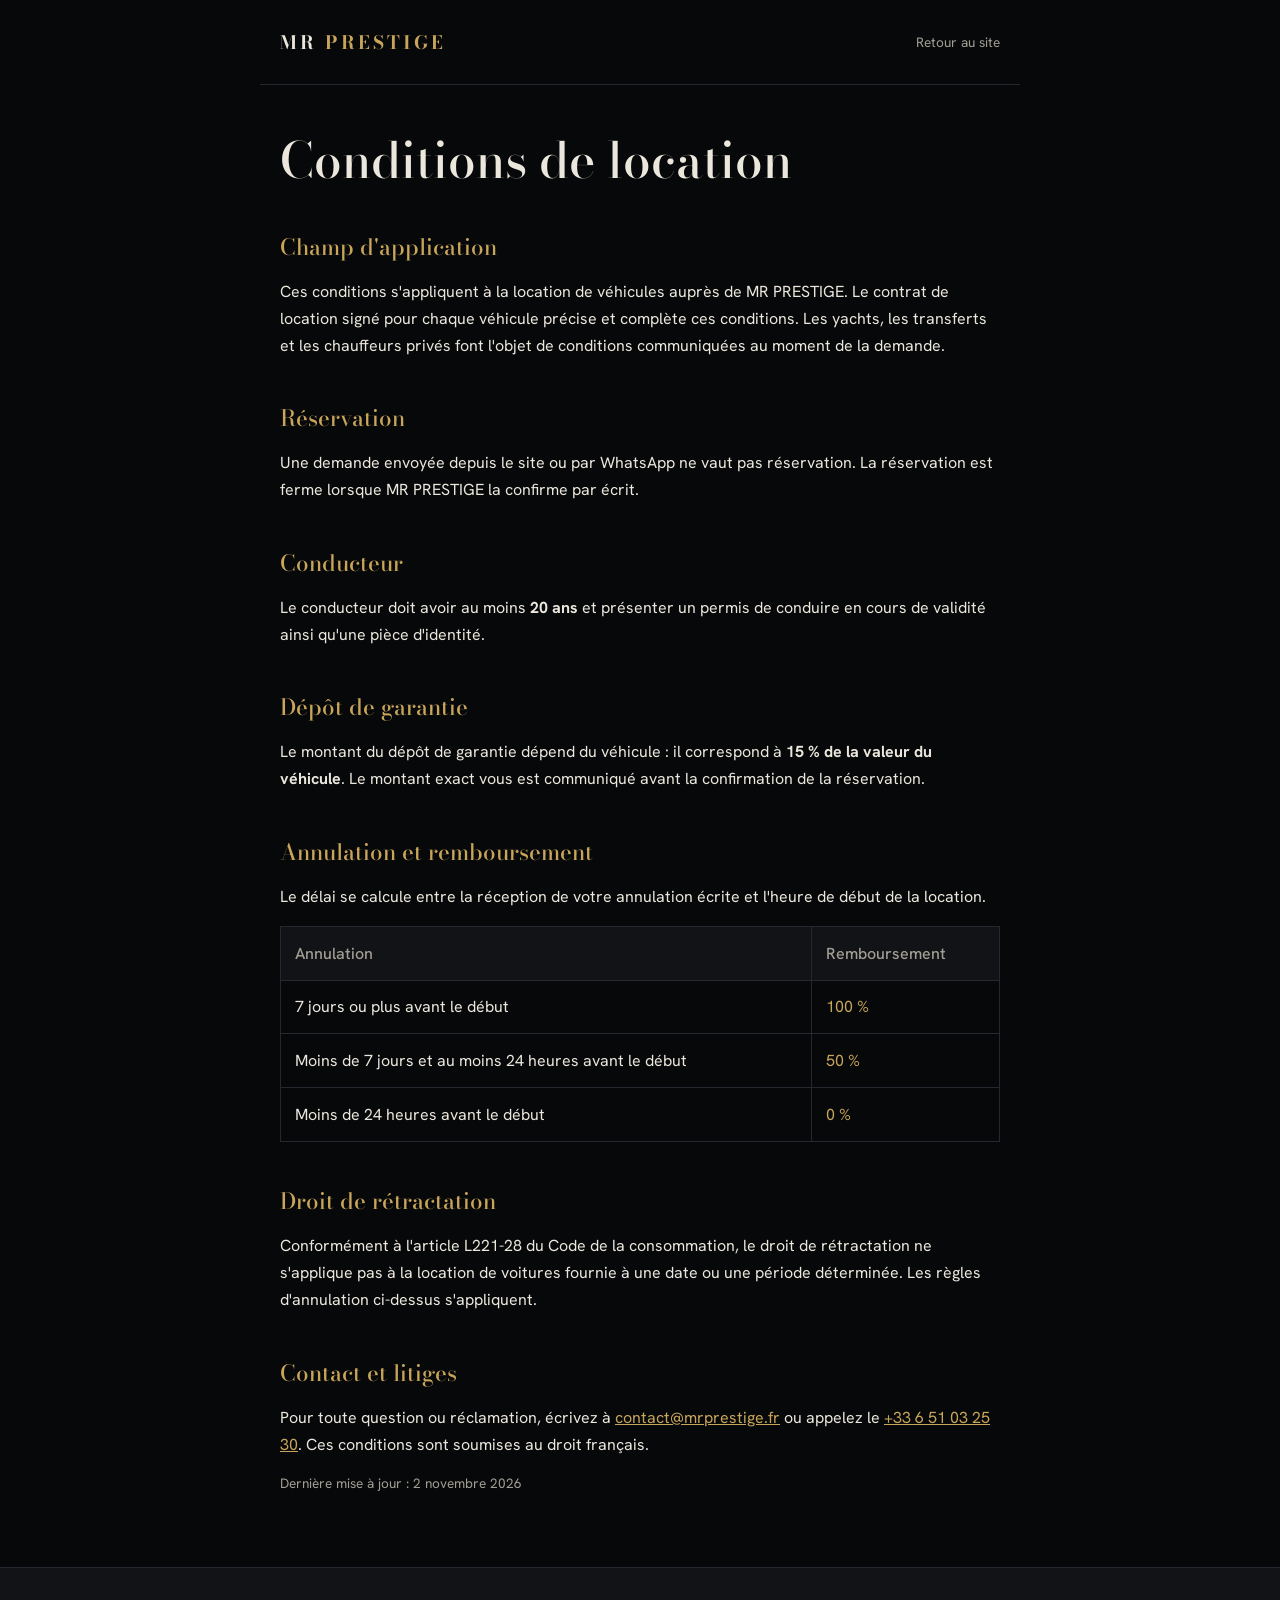
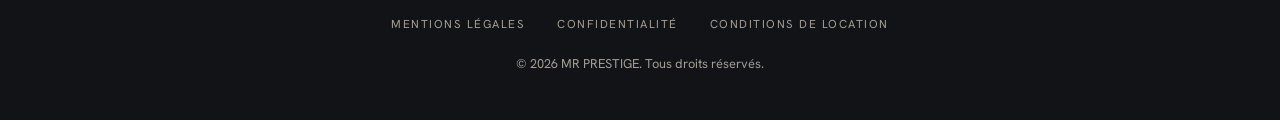
<file: conditions-location.html>
<!DOCTYPE html>
<html lang="fr">
<head>
  <meta charset="UTF-8">
  <meta name="viewport" content="width=device-width, initial-scale=1.0">
  <title>Conditions de location | MR PRESTIGE</title>
  <meta name="description" content="Conditions de location de véhicules MR PRESTIGE à Cannes : âge minimum, dépôt de garantie, annulation et remboursement.">
  <link rel="canonical" href="https://www.mrprestige.fr/conditions-location.html">
  <link rel="icon" href="/favicon.ico" sizes="48x48">
  <link rel="icon" href="/favicon-96.png" type="image/png" sizes="96x96">
  <link rel="icon" href="/favicon.svg" type="image/svg+xml">
  <meta name="theme-color" content="#07080a">
  <link href="https://fonts.googleapis.com/css2?family=Bodoni+Moda:ital,opsz,wght@0,6..96,400..700;1,6..96,400..700&family=Hanken+Grotesk:wght@400..700&display=swap" rel="stylesheet">
  <link rel="stylesheet" href="style.css?v=riviera-7">
</head>
<body class="legal-page">
<header class="legal-head">
  <a class="legal-logo" href="/">MR <span class="gold">PRESTIGE</span></a>
  <a class="legal-back" href="/">Retour au site</a>
</header>

<main class="legal">
  <h1>Conditions de location</h1>

  <h2>Champ d'application</h2>
  <p>Ces conditions s'appliquent à la location de véhicules auprès de MR PRESTIGE. Le contrat de location signé pour chaque véhicule précise et complète ces conditions. Les yachts, les transferts et les chauffeurs privés font l'objet de conditions communiquées au moment de la demande.</p>

  <h2>Réservation</h2>
  <p>Une demande envoyée depuis le site ou par WhatsApp ne vaut pas réservation. La réservation est ferme lorsque MR PRESTIGE la confirme par écrit.</p>

  <h2>Conducteur</h2>
  <p>Le conducteur doit avoir au moins <strong>20 ans</strong> et présenter un permis de conduire en cours de validité ainsi qu'une pièce d'identité.</p>

  <h2>Dépôt de garantie</h2>
  <p>Le montant du dépôt de garantie dépend du véhicule : il correspond à <strong>15 % de la valeur du véhicule</strong>. Le montant exact vous est communiqué avant la confirmation de la réservation.</p>

  <h2>Annulation et remboursement</h2>
  <p>Le délai se calcule entre la réception de votre annulation écrite et l'heure de début de la location.</p>
  <div class="legal-table-wrap">
    <table>
      <thead><tr><th scope="col">Annulation</th><th scope="col">Remboursement</th></tr></thead>
      <tbody>
        <tr><td>7 jours ou plus avant le début</td><td>100 %</td></tr>
        <tr><td>Moins de 7 jours et au moins 24 heures avant le début</td><td>50 %</td></tr>
        <tr><td>Moins de 24 heures avant le début</td><td>0 %</td></tr>
      </tbody>
    </table>
  </div>

  <h2>Droit de rétractation</h2>
  <p>Conformément à l'article L221-28 du Code de la consommation, le droit de rétractation ne s'applique pas à la location de voitures fournie à une date ou une période déterminée. Les règles d'annulation ci-dessus s'appliquent.</p>

  <h2>Contact et litiges</h2>
  <p>Pour toute question ou réclamation, écrivez à <a href="mailto:contact@mrprestige.fr">contact@mrprestige.fr</a> ou appelez le <a href="tel:+33651032530">+33 6 51 03 25 30</a>. Ces conditions sont soumises au droit français.</p>

  <p class="legal-date">Dernière mise à jour : 2 novembre 2026</p>
</main>

<footer>
  <div class="footer-inner">
    <div class="footer-links footer-legal">
      <a href="mentions-legales.html">Mentions légales</a>
      <a href="confidentialite.html">Confidentialité</a>
      <a href="conditions-location.html">Conditions de location</a>
    </div>
    <p class="footer-copy">© 2026 MR PRESTIGE. Tous droits réservés.</p>
  </div>
</footer>
</body>
</html>
</file>
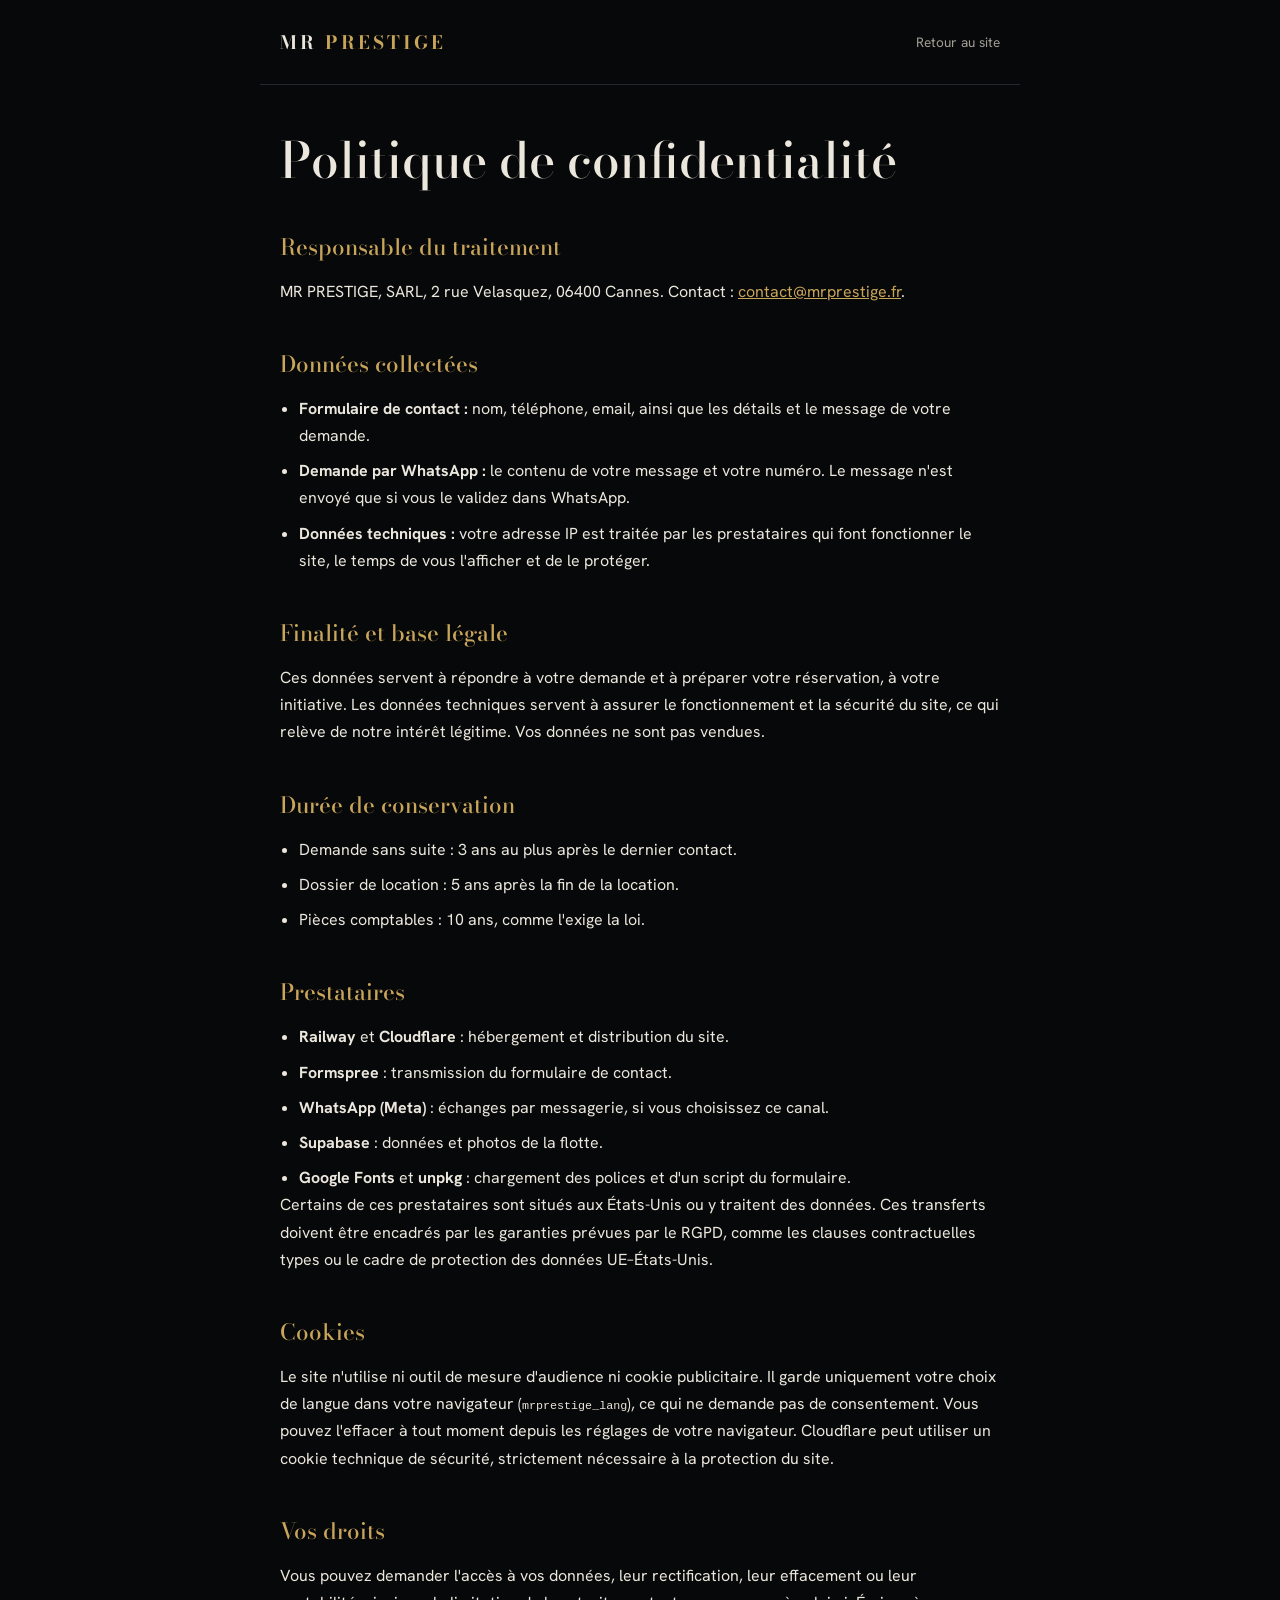
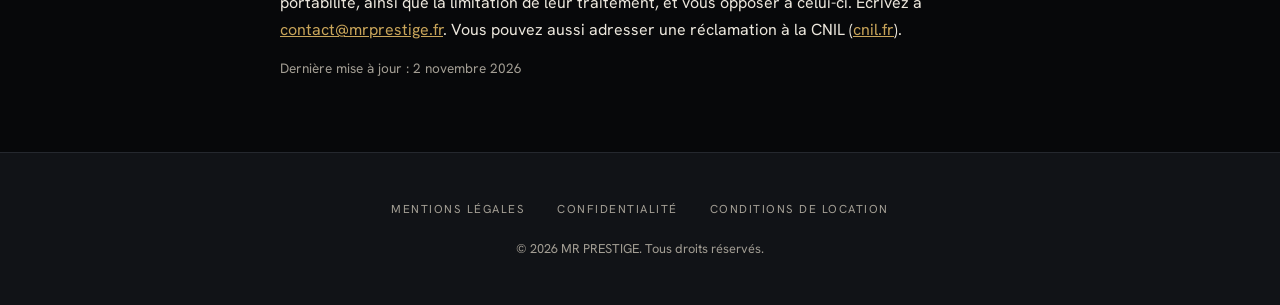
<file: confidentialite.html>
<!DOCTYPE html>
<html lang="fr">
<head>
  <meta charset="UTF-8">
  <meta name="viewport" content="width=device-width, initial-scale=1.0">
  <title>Politique de confidentialité | MR PRESTIGE</title>
  <meta name="description" content="Comment MR PRESTIGE collecte et utilise vos données personnelles, combien de temps elles sont conservées et quels sont vos droits.">
  <link rel="canonical" href="https://www.mrprestige.fr/confidentialite.html">
  <link rel="icon" href="/favicon.ico" sizes="48x48">
  <link rel="icon" href="/favicon-96.png" type="image/png" sizes="96x96">
  <link rel="icon" href="/favicon.svg" type="image/svg+xml">
  <meta name="theme-color" content="#07080a">
  <link href="https://fonts.googleapis.com/css2?family=Bodoni+Moda:ital,opsz,wght@0,6..96,400..700;1,6..96,400..700&family=Hanken+Grotesk:wght@400..700&display=swap" rel="stylesheet">
  <link rel="stylesheet" href="style.css?v=riviera-7">
</head>
<body class="legal-page">
<header class="legal-head">
  <a class="legal-logo" href="/">MR <span class="gold">PRESTIGE</span></a>
  <a class="legal-back" href="/">Retour au site</a>
</header>

<main class="legal">
  <h1>Politique de confidentialité</h1>

  <h2>Responsable du traitement</h2>
  <p>MR PRESTIGE, SARL, 2 rue Velasquez, 06400 Cannes. Contact : <a href="mailto:contact@mrprestige.fr">contact@mrprestige.fr</a>.</p>

  <h2>Données collectées</h2>
  <ul>
    <li><strong>Formulaire de contact :</strong> nom, téléphone, email, ainsi que les détails et le message de votre demande.</li>
    <li><strong>Demande par WhatsApp :</strong> le contenu de votre message et votre numéro. Le message n'est envoyé que si vous le validez dans WhatsApp.</li>
    <li><strong>Données techniques :</strong> votre adresse IP est traitée par les prestataires qui font fonctionner le site, le temps de vous l'afficher et de le protéger.</li>
  </ul>

  <h2>Finalité et base légale</h2>
  <p>Ces données servent à répondre à votre demande et à préparer votre réservation, à votre initiative. Les données techniques servent à assurer le fonctionnement et la sécurité du site, ce qui relève de notre intérêt légitime. Vos données ne sont pas vendues.</p>

  <h2>Durée de conservation</h2>
  <ul>
    <li>Demande sans suite : 3 ans au plus après le dernier contact.</li>
    <li>Dossier de location : 5 ans après la fin de la location.</li>
    <li>Pièces comptables : 10 ans, comme l'exige la loi.</li>
  </ul>

  <h2>Prestataires</h2>
  <ul>
    <li><strong>Railway</strong> et <strong>Cloudflare</strong> : hébergement et distribution du site.</li>
    <li><strong>Formspree</strong> : transmission du formulaire de contact.</li>
    <li><strong>WhatsApp (Meta)</strong> : échanges par messagerie, si vous choisissez ce canal.</li>
    <li><strong>Supabase</strong> : données et photos de la flotte.</li>
    <li><strong>Google Fonts</strong> et <strong>unpkg</strong> : chargement des polices et d'un script du formulaire.</li>
  </ul>
  <p>Certains de ces prestataires sont situés aux États-Unis ou y traitent des données. Ces transferts doivent être encadrés par les garanties prévues par le RGPD, comme les clauses contractuelles types ou le cadre de protection des données UE–États-Unis.</p>

  <h2>Cookies</h2>
  <p>Le site n'utilise ni outil de mesure d'audience ni cookie publicitaire. Il garde uniquement votre choix de langue dans votre navigateur (<code>mrprestige_lang</code>), ce qui ne demande pas de consentement. Vous pouvez l'effacer à tout moment depuis les réglages de votre navigateur. Cloudflare peut utiliser un cookie technique de sécurité, strictement nécessaire à la protection du site.</p>

  <h2>Vos droits</h2>
  <p>Vous pouvez demander l'accès à vos données, leur rectification, leur effacement ou leur portabilité, ainsi que la limitation de leur traitement, et vous opposer à celui-ci. Écrivez à <a href="mailto:contact@mrprestige.fr">contact@mrprestige.fr</a>. Vous pouvez aussi adresser une réclamation à la CNIL (<a href="https://www.cnil.fr" rel="noopener">cnil.fr</a>).</p>

  <p class="legal-date">Dernière mise à jour : 2 novembre 2026</p>
</main>

<footer>
  <div class="footer-inner">
    <div class="footer-links footer-legal">
      <a href="mentions-legales.html">Mentions légales</a>
      <a href="confidentialite.html">Confidentialité</a>
      <a href="conditions-location.html">Conditions de location</a>
    </div>
    <p class="footer-copy">© 2026 MR PRESTIGE. Tous droits réservés.</p>
  </div>
</footer>
</body>
</html>
</file>
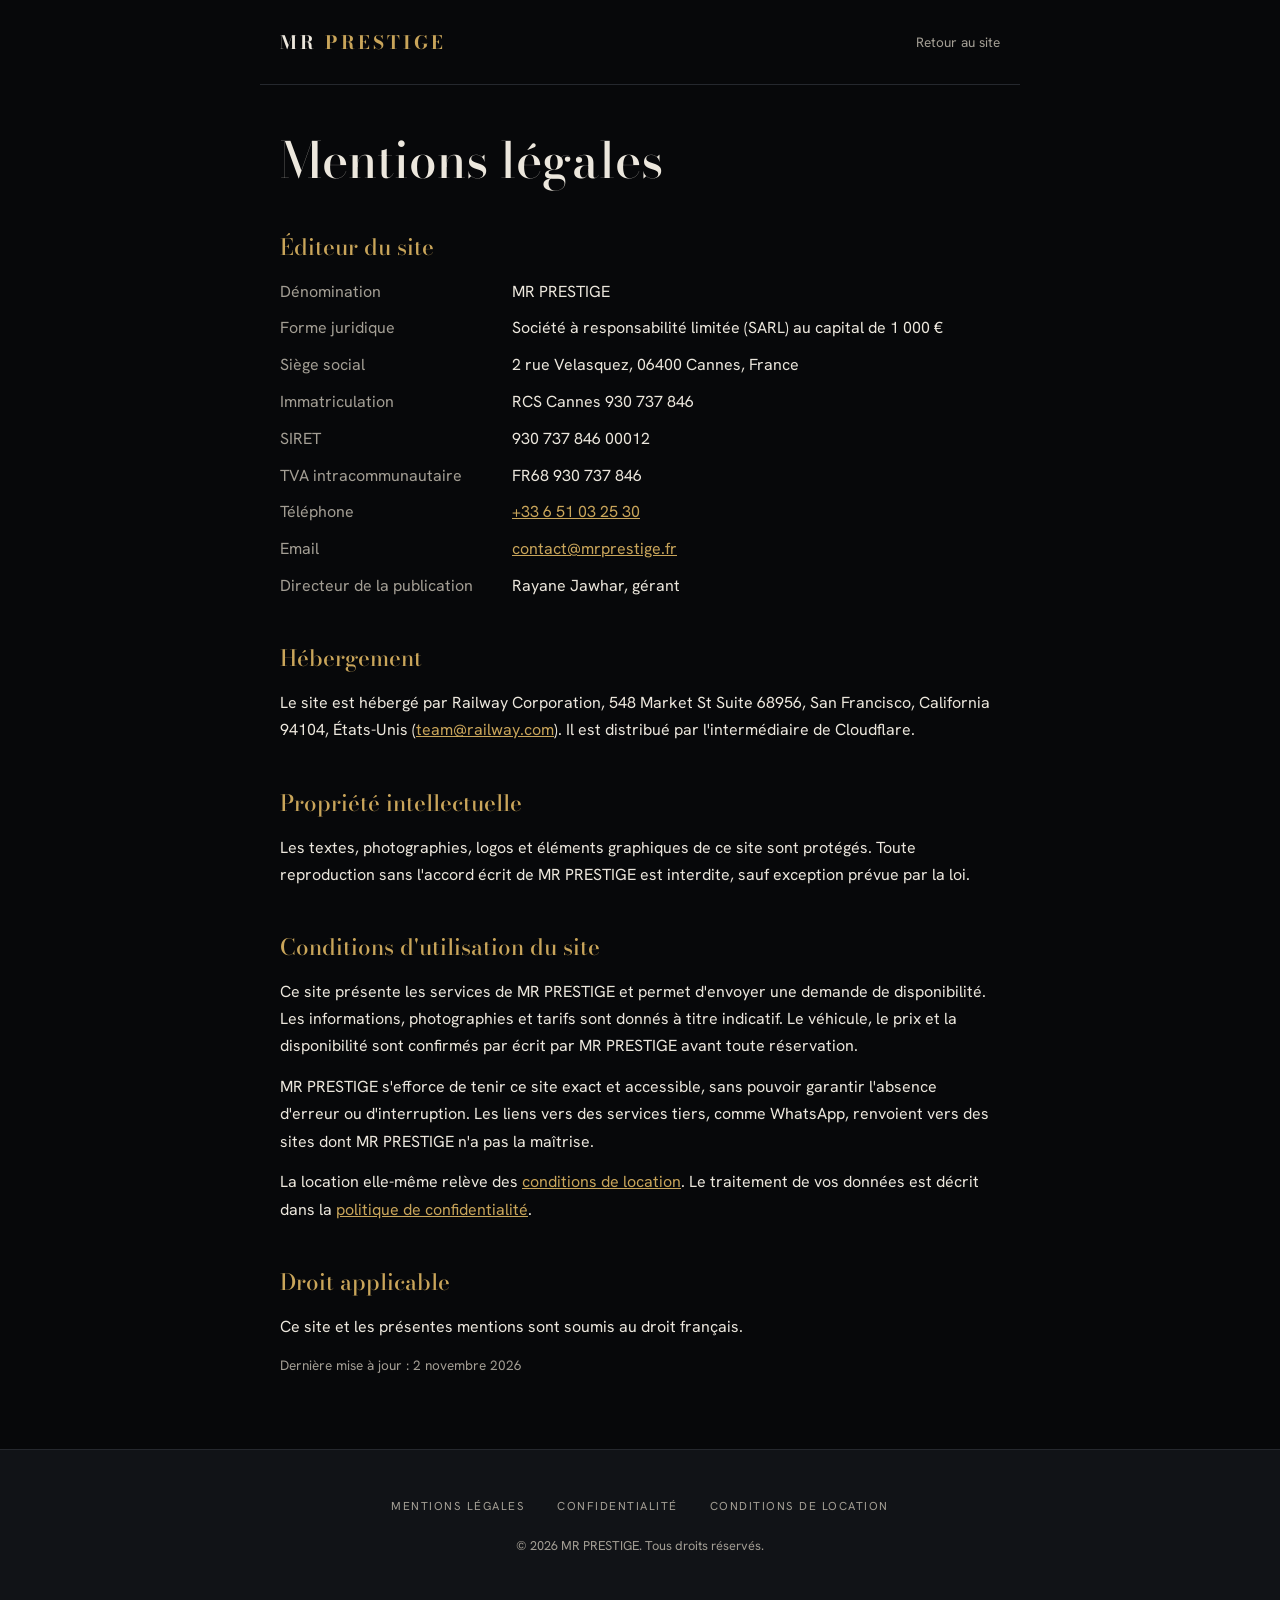
<file: mentions-legales.html>
<!DOCTYPE html>
<html lang="fr">
<head>
  <meta charset="UTF-8">
  <meta name="viewport" content="width=device-width, initial-scale=1.0">
  <title>Mentions légales | MR PRESTIGE</title>
  <meta name="description" content="Mentions légales et conditions d'utilisation du site de MR PRESTIGE, société de location de véhicules de luxe à Cannes.">
  <link rel="canonical" href="https://www.mrprestige.fr/mentions-legales.html">
  <link rel="icon" href="/favicon.ico" sizes="48x48">
  <link rel="icon" href="/favicon-96.png" type="image/png" sizes="96x96">
  <link rel="icon" href="/favicon.svg" type="image/svg+xml">
  <meta name="theme-color" content="#07080a">
  <link href="https://fonts.googleapis.com/css2?family=Bodoni+Moda:ital,opsz,wght@0,6..96,400..700;1,6..96,400..700&family=Hanken+Grotesk:wght@400..700&display=swap" rel="stylesheet">
  <link rel="stylesheet" href="style.css?v=riviera-7">
</head>
<body class="legal-page">
<header class="legal-head">
  <a class="legal-logo" href="/">MR <span class="gold">PRESTIGE</span></a>
  <a class="legal-back" href="/">Retour au site</a>
</header>

<main class="legal">
  <h1>Mentions légales</h1>

  <h2>Éditeur du site</h2>
  <dl>
    <dt>Dénomination</dt><dd>MR PRESTIGE</dd>
    <dt>Forme juridique</dt><dd>Société à responsabilité limitée (SARL) au capital de 1 000 €</dd>
    <dt>Siège social</dt><dd>2 rue Velasquez, 06400 Cannes, France</dd>
    <dt>Immatriculation</dt><dd>RCS Cannes 930 737 846</dd>
    <dt>SIRET</dt><dd>930 737 846 00012</dd>
    <dt>TVA intracommunautaire</dt><dd>FR68 930 737 846</dd>
    <dt>Téléphone</dt><dd><a href="tel:+33651032530">+33 6 51 03 25 30</a></dd>
    <dt>Email</dt><dd><a href="mailto:contact@mrprestige.fr">contact@mrprestige.fr</a></dd>
    <dt>Directeur de la publication</dt><dd>Rayane Jawhar, gérant</dd>
  </dl>

  <h2>Hébergement</h2>
  <p>Le site est hébergé par Railway Corporation, 548 Market St Suite 68956, San Francisco, California 94104, États-Unis (<a href="mailto:team@railway.com">team@railway.com</a>). Il est distribué par l'intermédiaire de Cloudflare.</p>

  <h2>Propriété intellectuelle</h2>
  <p>Les textes, photographies, logos et éléments graphiques de ce site sont protégés. Toute reproduction sans l'accord écrit de MR PRESTIGE est interdite, sauf exception prévue par la loi.</p>

  <h2>Conditions d'utilisation du site</h2>
  <p>Ce site présente les services de MR PRESTIGE et permet d'envoyer une demande de disponibilité. Les informations, photographies et tarifs sont donnés à titre indicatif. Le véhicule, le prix et la disponibilité sont confirmés par écrit par MR PRESTIGE avant toute réservation.</p>
  <p>MR PRESTIGE s'efforce de tenir ce site exact et accessible, sans pouvoir garantir l'absence d'erreur ou d'interruption. Les liens vers des services tiers, comme WhatsApp, renvoient vers des sites dont MR PRESTIGE n'a pas la maîtrise.</p>
  <p>La location elle-même relève des <a href="conditions-location.html">conditions de location</a>. Le traitement de vos données est décrit dans la <a href="confidentialite.html">politique de confidentialité</a>.</p>

  <h2>Droit applicable</h2>
  <p>Ce site et les présentes mentions sont soumis au droit français.</p>

  <p class="legal-date">Dernière mise à jour : 2 novembre 2026</p>
</main>

<footer>
  <div class="footer-inner">
    <div class="footer-links footer-legal">
      <a href="mentions-legales.html">Mentions légales</a>
      <a href="confidentialite.html">Confidentialité</a>
      <a href="conditions-location.html">Conditions de location</a>
    </div>
    <p class="footer-copy">© 2026 MR PRESTIGE. Tous droits réservés.</p>
  </div>
</footer>
</body>
</html>
</file>
<file: style.css>
/* ===== RESET & BASE ===== */
*, *::before, *::after { margin: 0; padding: 0; box-sizing: border-box; }

:root {
  /* Riviera Nuit : laque noire, champagne comme une lumière, ivoire */
  --gold: #c9a55a;
  --gold-dark: #a8863f;
  --black: #07080a;
  --dark: #0c0d10;
  --card: #111317;
  --card2: #181a1f;
  --border: #25282e;
  --text: #ece7dd;
  --muted: #a39e94;
  --display: 'Bodoni Moda', 'Didot', 'Bodoni 72', Georgia, serif;
  --body: 'Hanken Grotesk', 'Helvetica Neue', Arial, sans-serif;
  --ease-out: cubic-bezier(.16, 1, .3, 1);
  color-scheme: dark;
}

html { scroll-behavior: smooth; }

body {
  background: var(--black);
  color: var(--text);
  font-family: var(--body);
  overflow-x: hidden;
  caret-color: var(--gold);
}

::selection { background: var(--gold); color: var(--black); }
:focus-visible { outline: 2px solid var(--gold); outline-offset: 3px; }

.gold { color: var(--gold); }

img { max-width: 100%; display: block; }

/* ===== SCROLLBAR ===== */
::-webkit-scrollbar { width: 6px; }
::-webkit-scrollbar-track { background: var(--black); }
::-webkit-scrollbar-thumb { background: var(--gold-dark); border-radius: 999px; }
html { scrollbar-color: var(--gold-dark) var(--black); }

/* ===== NAVBAR ===== */
#navbar {
  position: fixed; top: 0; left: 0; right: 0; z-index: 1000;
  padding: 1rem 2rem;
  transition: background 0.4s, backdrop-filter 0.4s, padding 0.3s;
}
#navbar.scrolled {
  background: rgba(7,8,10,0.96);
  backdrop-filter: blur(20px);
  border-bottom: 1px solid var(--border);
  padding: 0.7rem 2rem;
}
.nav-inner {
  max-width: 1200px; margin: 0 auto;
  display: flex; align-items: center; justify-content: space-between;
}
.nav-logo {
  font-family: var(--display);
  font-size: clamp(1.4rem, 1.2rem + .6vw, 1.75rem); font-weight: 600;
  letter-spacing: .2em; color: var(--text);
  text-transform: uppercase;
}
.nav-links {
  display: flex; align-items: center; gap: 2.5rem;
  list-style: none;
}
.nav-links a {
  color: var(--muted); text-decoration: none;
  font-size: 0.95rem; font-weight: 500;
  letter-spacing: .02em;
  transition: color 0.2s;
}
.nav-links a:hover, .nav-links a.is-current { color: var(--text); }
.btn-nav {
  border: 1px solid var(--gold) !important;
  color: var(--gold) !important;
  padding: 0.55rem 1.3rem !important;
  border-radius: 999px !important;
  transition: background .2s, color .2s !important;
}
.btn-nav:hover { background: var(--gold) !important; color: var(--black) !important; }

.burger {
  display: none; flex-direction: column; gap: 5px;
  background: none; border: none; cursor: pointer; padding: 4px;
}
.burger span {
  display: block; width: 24px; height: 2px;
  background: var(--gold); border-radius: 999px;
  transition: all 0.3s;
}
.burger.open span:nth-child(1) { transform: rotate(45deg) translate(5px,5px); }
.burger.open span:nth-child(2) { opacity: 0; }
.burger.open span:nth-child(3) { transform: rotate(-45deg) translate(5px,-5px); }

/* ===== ACCUEIL : RIVIERA NUIT ===== */
.rn-hero {
  position: relative; isolation: isolate;
  min-height: min(84svh, 820px);
  display: grid; grid-template-rows: 1fr auto;
  padding: clamp(7rem, 14vh, 9rem) max(1.25rem, 6vw) 0;
  overflow: hidden;
}
.rn-hero-photo {
  position: absolute; inset: 0; z-index: -2;
  width: 100%; height: 100%; object-fit: cover; object-position: 62% 30%;
  animation: rn-settle 2.4s var(--ease-out) both;
}
.rn-hero::before {
  content: ""; position: absolute; inset: 0; z-index: -1;
  background:
    linear-gradient(90deg, var(--black) 8%, rgba(7,8,10,.82) 42%, rgba(7,8,10,.15) 78%),
    linear-gradient(0deg, var(--black) 2%, transparent 30%);
}
@keyframes rn-settle { from { transform: scale(1.06); filter: brightness(.6); } to { transform: none; filter: none; } }
.rn-hero-inner { align-self: center; display: grid; gap: 1.6rem; max-width: 54rem; }
.rn-hero-title {
  font-family: var(--display); font-weight: 500;
  font-size: clamp(3rem, 1.6rem + 5.4vw, 6rem);
  line-height: .98; letter-spacing: -.02em; color: var(--text);
  text-wrap: balance;
  animation: rn-rise 1.1s var(--ease-out) .15s both;
}
.rn-hero-title em { font-style: italic; color: var(--gold); }
.rn-hero-sub {
  font-size: clamp(1.05rem, .98rem + .3vw, 1.25rem); line-height: 1.55;
  color: rgba(236,231,221,.82); max-width: 34rem;
  animation: rn-rise 1.1s var(--ease-out) .3s both;
}
@keyframes rn-rise { from { opacity: .001; transform: translateY(18px); } to { opacity: 1; transform: none; } }

.rn-ask {
  display: grid; grid-template-columns: minmax(10rem, 1.15fr) minmax(10.5rem, 1fr) minmax(10.5rem, 1fr) auto; align-items: end;
  gap: .9rem; margin-top: .6rem; padding: 1rem 1rem 1rem 1.25rem;
  background: rgba(12,13,16,.86); border: 1px solid rgba(201,165,90,.32); border-radius: 1.4rem;
  box-shadow: 0 24px 60px -24px rgba(0,0,0,.8);
  animation: rn-rise 1.1s var(--ease-out) .45s both;
}
.rn-ask-field { display: grid; gap: .35rem; min-width: 0; }
.rn-ask-field label { font-size: .8rem; color: var(--muted); letter-spacing: .02em; }
.rn-ask-field select, .rn-ask-field input {
  width: 100%; min-width: 0; min-height: 2.9rem; padding: .55rem 2.6rem .55rem 1.1rem;
  font: 500 1rem var(--body); color: var(--text);
  background: var(--card2) no-repeat right 1rem center / 14px 14px;
  border: 1px solid var(--border); border-radius: 999px;
  color-scheme: dark; appearance: none; -webkit-appearance: none;
  transition: border-color .2s;
}
.rn-ask-field select { background-image: url("data:image/svg+xml,%3Csvg xmlns='http://www.w3.org/2000/svg' viewBox='0 0 14 14' fill='none' stroke='%23c9a55a' stroke-width='1.4'%3E%3Cpath d='M3 5.5l4 4 4-4'/%3E%3C/svg%3E"); }
.rn-ask-field input[type="date"] { background-image: url("data:image/svg+xml,%3Csvg xmlns='http://www.w3.org/2000/svg' viewBox='0 0 14 14' fill='none' stroke='%23c9a55a' stroke-width='1.2'%3E%3Crect x='1.5' y='2.5' width='11' height='10' rx='1.5'/%3E%3Cpath d='M1.5 5.5h11M4.5 1v3M9.5 1v3'/%3E%3C/svg%3E"); position: relative; }
.rn-ask-field input[type="date"]::-webkit-calendar-picker-indicator { position: absolute; inset-inline-end: 0; width: 2.8rem; height: 100%; opacity: 0; cursor: pointer; }
.rn-ask-field input[type="date"]::-webkit-datetime-edit { color: var(--text); }
.rn-ask-field input[type="date"]::-webkit-datetime-edit-text,
.rn-ask-field input[type="date"]:not(:focus)::-webkit-datetime-edit-day-field,
.rn-ask-field input[type="date"]:not(:focus)::-webkit-datetime-edit-month-field,
.rn-ask-field input[type="date"]:not(:focus)::-webkit-datetime-edit-year-field { color: var(--muted); }
.rn-ask-field input[type="date"].has-value::-webkit-datetime-edit-day-field,
.rn-ask-field input[type="date"].has-value::-webkit-datetime-edit-month-field,
.rn-ask-field input[type="date"].has-value::-webkit-datetime-edit-year-field { color: var(--text); }
[dir="rtl"] .rn-ask-field select, [dir="rtl"] .rn-ask-field input { padding: .55rem 1.1rem .55rem 2.6rem; background-position: left 1rem center; }
.rn-ask-field select:focus, .rn-ask-field input:focus { outline: none; border-color: var(--gold); }
.rn-ask-err { color: #f0a08a; font-size: .95rem; margin-top: -.6rem; }
.rn-hero-link {
  justify-self: start; color: var(--text); text-decoration: none; font-size: .95rem;
  border-bottom: 1px solid rgba(201,165,90,.5); padding-bottom: .15rem;
  display: inline-flex; align-items: flex-end; min-height: 2.75rem;
  transition: color .2s, border-color .2s;
}
.rn-hero-link:hover { color: var(--gold); border-color: var(--gold); }
.rn-hero-foot {
  display: flex; justify-content: space-between; gap: 1rem; flex-wrap: wrap;
  padding: 1.2rem 0 1.4rem; border-top: 1px solid rgba(201,165,90,.22); margin-top: 2rem;
  font-size: .92rem; letter-spacing: .04em; color: var(--muted);
  font-variant-numeric: lining-nums;
}

/* ===== BOUTONS ===== */
.rn-btn, .btn-primary, .btn-secondary {
  display: inline-flex; align-items: center; justify-content: center; gap: .5rem;
  min-height: 2.9rem; padding: .75rem 1.6rem; border-radius: 999px;
  font: 600 .95rem var(--body); letter-spacing: .02em; text-decoration: none;
  cursor: pointer; white-space: nowrap;
  transition: transform .25s var(--ease-out), box-shadow .25s var(--ease-out), background .2s, color .2s, border-color .2s;
}
.rn-btn-gold, .btn-primary { background: var(--gold); color: var(--black); border: 1px solid var(--gold); }
.rn-btn-gold:hover, .btn-primary:hover { transform: translateY(-1px); box-shadow: 0 12px 26px -12px rgba(0,0,0,.85); background: #d6b46a; }
.rn-btn-gold:active, .btn-primary:active { transform: none; box-shadow: none; }
.btn-secondary { background: transparent; color: var(--text); border: 1px solid rgba(236,231,221,.3); }
.btn-secondary:hover { border-color: var(--gold); color: var(--gold); }

/* ===== SECTIONS ===== */
.section {
  padding: 6rem 2rem;
  max-width: 1200px; margin: 0 auto;
}
.section-dark {
  max-width: 100%;
  background: var(--dark);
  padding: 6rem 2rem;
}
.section-dark > * { max-width: 1200px; margin-left: auto; margin-right: auto; }
.section-title {
  font-family: var(--display);
  font-size: clamp(2.4rem, 1.6rem + 3vw, 4.2rem);
  font-weight: 500; letter-spacing: -.01em; text-wrap: balance;
  color: var(--text); text-align: center;
  margin-bottom: 3rem;
  line-height: 1.1;
}
.section-title.left { text-align: left; }

/* ===== SERVICES : liste éditoriale ===== */
#services { max-width: 1440px; padding-inline: max(1.25rem, 6vw); }
#services .section-title { text-align: start; margin-bottom: 2.5rem; }
.services-grid { display: grid; border-top: 1px solid rgba(201,165,90,.35); }
.service-card {
  display: grid; grid-template-columns: 18rem minmax(0, 1fr) 9rem;
  gap: .5rem 2.5rem; align-items: baseline;
  padding: 1.7rem .25rem; border-bottom: 1px solid var(--border);
  transition: padding .4s var(--ease-out);
}
.service-card:hover { padding-inline-start: .8rem; }
.service-card h3 { font-family: var(--display); font-weight: 500; font-size: clamp(1.4rem, 1.2rem + .6vw, 1.75rem); line-height: 1.15; color: var(--text); }
.service-card p { font-size: 1rem; color: var(--muted); line-height: 1.65; max-width: 52ch; }
.card-link {
  justify-self: end;
  display: inline-flex; align-items: center; min-height: 2.75rem;
  font-size: .95rem; font-weight: 600; letter-spacing: .02em;
  color: var(--gold); text-decoration: none; white-space: nowrap;
  border-bottom: 1px solid transparent; transition: border-color .2s;
}
.card-link:hover { border-color: var(--gold); }

/* ===== SHOWROOM ===== */
.rn-showroom { padding: clamp(3.5rem, 5vw, 5rem) max(1.25rem, 6vw) clamp(4.5rem, 9vw, 8rem); max-width: 1440px; margin: 0 auto; }
.rn-sr-head { display: grid; gap: 1rem; max-width: 40rem; margin-bottom: clamp(2rem, 4vw, 3.5rem); }
.rn-h2 {
  font-family: var(--display); font-weight: 500;
  font-size: clamp(2.4rem, 1.6rem + 3vw, 4.2rem); line-height: 1; letter-spacing: -.015em;
  color: var(--text); text-wrap: balance;
}
.rn-sr-intro { color: var(--muted); font-size: 1.08rem; line-height: 1.6; max-width: 36rem; }
.rn-sr { display: grid; grid-template-columns: minmax(0, 1.65fr) minmax(17rem, 1fr); gap: clamp(1.5rem, 3.5vw, 3.5rem); align-items: start; }
.rn-sr-stage { margin: 0; display: grid; gap: 1.5rem; position: sticky; top: 6rem; }
.rn-sr-photo {
  position: relative; aspect-ratio: 16 / 10; overflow: hidden; border-radius: 1.2rem;
  background: var(--card);
}
.rn-sr-photo img { position: absolute; inset: 0; width: 100%; height: 100%; object-fit: cover; }
.rn-sr-photo::after { content: ""; position: absolute; inset: 0; z-index: 2; border-radius: inherit; pointer-events: none; border: 1px solid rgba(201,165,90,.28); background: linear-gradient(0deg, rgba(7,8,10,.45), transparent 22%); }
.rn-sr-photo img.is-entering { clip-path: inset(0 100% 0 0); transition: clip-path .85s var(--ease-out); }
[dir="rtl"] .rn-sr-photo img.is-entering { clip-path: inset(0 0 0 100%); }
.rn-sr-photo img.is-entering.is-in { clip-path: inset(0 0 0 0); }
.rn-sr-photo img.is-missing { opacity: 0; }
.rn-sr-caption { display: grid; grid-template-columns: 1fr auto; gap: .35rem 1.5rem; align-items: end; }
.rn-sr-name { font-family: var(--display); font-weight: 500; font-size: clamp(1.9rem, 1.4rem + 1.6vw, 2.8rem); line-height: 1.05; color: var(--text); grid-column: 1; }
.rn-sr-name em, .rn-sr-row-name em { font-style: italic; color: var(--gold); }
.rn-sr-specs { color: var(--muted); font-size: 1rem; grid-column: 1; }
.rn-sr-price { grid-column: 2; grid-row: 1 / span 2; text-align: end; color: var(--text); font-variant-numeric: lining-nums tabular-nums; }
.rn-sr-price strong { font-family: var(--display); font-weight: 500; font-size: clamp(1.8rem, 1.4rem + 1.2vw, 2.4rem); color: var(--gold); }
.rn-sr-price span { display: block; color: var(--muted); font-size: .95rem; }
.rn-sr-actions { grid-column: 1 / -1; display: flex; flex-wrap: wrap; align-items: center; gap: 1rem 1.25rem; margin-top: .9rem; }
.rn-sr-note { color: var(--muted); font-size: .95rem; }
.rn-sr-index { display: grid; gap: 1.25rem; }
.rn-sr-filters { display: flex; flex-wrap: wrap; gap: .5rem; }
.rn-sr-filter {
  min-height: 2.75rem; padding: .5rem 1rem; border-radius: 999px;
  background: transparent; border: 1px solid var(--border); color: var(--muted);
  font: 500 .95rem var(--body); cursor: pointer; transition: color .2s, border-color .2s, background .2s;
}
.rn-sr-filter:hover { color: var(--text); border-color: rgba(236,231,221,.35); }
.rn-sr-filter[aria-pressed="true"] { color: var(--black); background: var(--text); border-color: var(--text); }
.rn-sr-list { list-style: none; margin: 0; padding: 0; border-top: 1px solid var(--border); }
.rn-sr-row {
  width: 100%; display: flex; align-items: baseline; justify-content: space-between; gap: 1rem;
  padding: 1.05rem .25rem; min-height: 3.5rem;
  background: none; border: 0; border-bottom: 1px solid var(--border);
  color: var(--muted); font: 400 1.05rem var(--body); text-align: start; cursor: pointer;
  position: relative; transition: color .25s, padding .35s var(--ease-out);
}
.rn-sr-row::after {
  content: ""; position: absolute; inset-inline: 0; bottom: -1px; height: 1px;
  background: var(--gold); transform: scaleX(0); transform-origin: inline-start;
  transition: transform .5s var(--ease-out);
}
.rn-sr-row:hover { color: var(--text); padding-inline-start: .6rem; }
.rn-sr-row[aria-pressed="true"] { color: var(--text); }
.rn-sr-row[aria-pressed="true"]::after { transform: scaleX(1); }
.rn-sr-row-name { font-size: 1.05rem; }
.rn-sr-row-name em { font-family: var(--display); font-size: clamp(1.4rem, 1.2rem + .6vw, 1.75rem); }
.rn-sr-row:not([aria-pressed="true"]) .rn-sr-row-name em { color: inherit; }
.rn-sr-row-price { font-family: var(--display); font-size: clamp(1.4rem, 1.2rem + .6vw, 1.75rem); font-variant-numeric: lining-nums tabular-nums; white-space: nowrap; }

/* ===== TRANSFERS ===== */
.transfers-layout {
  display: grid;
  grid-template-columns: 1fr 1fr;
  gap: 5rem; align-items: center;
}
.transfers-desc {
  font-size: 0.95rem; color: var(--muted);
  line-height: 1.8; margin-bottom: 1.5rem;
}
.transfers-list {
  list-style: none;
  display: flex; flex-direction: column; gap: 0.7rem;
}
.transfers-list li {
  font-size: 0.95rem; color: var(--text);
  display: flex; gap: 0.6rem;
}

.transfers-img {
  position: relative;
}
.transfers-img img {
  width: 100%; border-radius: 1.4rem;
  border: 1px solid var(--border);
}
.transfers-badge {
  position: absolute; bottom: -1.5rem; left: -1.5rem;
  background: var(--card);
  border: 1px solid var(--gold);
  border-radius: 1.2rem; padding: 1rem 1.5rem;
  text-align: center;
}
.transfers-badge p { font-size: 0.8rem; color: var(--muted); margin-top: 0.3rem; }

/* ===== WHY US ===== */
.why-grid { display: grid; grid-template-columns: repeat(2, minmax(0, 1fr)); gap: 0 3rem; border-top: 1px solid rgba(201,165,90,.35); }
.why-card { padding: 1.6rem .25rem; border-bottom: 1px solid var(--border); display: grid; gap: .5rem; align-content: start; }
.why-card h3 { font-family: var(--display); font-weight: 500; font-size: clamp(1.4rem, 1.2rem + .6vw, 1.75rem); color: var(--text); }
.why-card p { font-size: 1rem; color: var(--muted); line-height: 1.65; max-width: 48ch; }
@media (max-width: 680px) { .why-grid { grid-template-columns: 1fr; } }

/* ===== CONTACT ===== */
.contact-layout {
  display: grid;
  grid-template-columns: 1fr 1.5fr;
  gap: 4rem; align-items: start;
}
.contact-item {
  display: flex; align-items: flex-start; gap: 1rem;
  margin-bottom: 1.8rem;
}
.contact-icon { font-size: clamp(1.4rem, 1.2rem + .6vw, 1.75rem); margin-top: 0.1rem; }
.contact-label {
  font-size: 0.8rem; letter-spacing: 2px;
  text-transform: uppercase; color: var(--muted);
  margin-bottom: 0.3rem;
}
.contact-value {
  font-size: 1rem; font-weight: 600; color: var(--text);
  text-decoration: none; transition: color 0.2s;
  display: inline-flex; align-items: center; min-height: 2.75rem;
}
.contact-value:hover { color: var(--gold); }

.btn-whatsapp {
  display: inline-flex; align-items: center; justify-content: center; gap: 0.6rem;
  min-height: 2.9rem; padding: .75rem 1.6rem; border-radius: 999px;
  background: transparent; color: var(--text);
  border: 1px solid rgba(236,231,221,.35);
  font: 600 .95rem var(--body); letter-spacing: .02em;
  text-decoration: none; margin-top: 1rem;
  transition: border-color .2s, color .2s;
}
.btn-whatsapp:hover { border-color: var(--gold); color: var(--gold); }
.btn-whatsapp.cc-send { background: var(--gold); color: var(--black); border-color: var(--gold); }
.btn-whatsapp.cc-send:hover { background: #d6b46a; color: var(--black); }

/* FORM */
.contact-form-col {
  min-width: 0; /* empêche le débordement dans la grille */
}
.contact-form {
  background: var(--card);
  border: 1px solid var(--border);
  border-radius: 1.4rem; padding: 2.5rem;
}
.form-row {
  display: grid; grid-template-columns: 1fr 1fr; gap: 1rem;
}
.form-group {
  display: flex; flex-direction: column; gap: 0.5rem;
  margin-bottom: 1.2rem;
}
.form-group label {
  font-size: 0.8rem; letter-spacing: 1px;
  text-transform: uppercase; color: var(--muted);
  font-weight: 600;
}
.form-group input,
.form-group select,
.form-group textarea {
  background: var(--dark);
  border: 1px solid var(--border);
  border-radius: 1.2rem; padding: 0.8rem 1rem;
  color: var(--text); font-family: var(--body);
  font-size: 0.95rem; outline: none;
  transition: border-color 0.2s;
  appearance: none; -webkit-appearance: none;
}
.form-group input:focus,
.form-group select:focus,
.form-group textarea:focus {
  border-color: var(--gold);
}
.form-group select option { background: var(--dark); }
.form-group textarea { resize: vertical; }

/* ===== FOOTER ===== */
footer {
  background: var(--card);
  border-top: 1px solid var(--border);
  padding: 3rem 2rem; text-align: center;
}
.footer-inner { max-width: 800px; margin: 0 auto; }
.footer-logo {
  font-family: var(--display);
  font-size: 1.8rem; font-weight: 700;
  letter-spacing: 4px; color: var(--text);
  text-transform: uppercase; margin-bottom: 0.5rem;
}
.footer-tag {
  font-size: 0.8rem; letter-spacing: 4px;
  color: var(--muted); text-transform: uppercase;
  margin-bottom: 1.5rem;
}
.footer-links {
  display: flex; justify-content: center; gap: 2.5rem;
  flex-wrap: wrap; margin-bottom: 1.5rem;
}
.footer-links a {
  font-size: 0.8rem; letter-spacing: 2px;
  text-transform: uppercase; color: var(--muted);
  text-decoration: none; transition: color 0.2s;
}
.footer-links a:hover { color: var(--gold); }
.footer-copy {
  font-size: 0.8rem; color: var(--muted);
}

/* ===== LANGUAGE SWITCHER ===== */
.lang-switcher {
  position: relative; margin-left: 1rem;
}
.lang-btn {
  display: flex; align-items: center; gap: 0.4rem;
  background: rgba(201,165,90,0.08);
  border: 1px solid rgba(201,165,90,0.3);
  border-radius: 1.2rem; padding: 0.4rem 0.8rem;
  color: var(--gold); cursor: pointer;
  font-family: var(--body);
  font-size: 0.8rem; font-weight: 700;
  letter-spacing: 1px; transition: all 0.2s;
}
.lang-btn:hover {
  background: rgba(201,165,90,0.15);
  border-color: var(--gold);
}
.lang-btn svg { opacity: 0.7; transition: transform 0.2s; }
.lang-dropdown.open ~ .lang-btn svg,
.lang-btn:has(+ .lang-dropdown.open) svg { transform: rotate(180deg); }

.lang-dropdown {
  display: none; position: absolute;
  top: calc(100% + 8px); right: 0;
  background: #141414;
  border: 1px solid var(--border);
  border-radius: 1.2rem; overflow: hidden;
  list-style: none; min-width: 140px;
  box-shadow: 0 16px 40px rgba(7,8,10,0.6);
  z-index: 2000;
}
.lang-dropdown.open { display: block; animation: fadeIn 0.2s ease; }
.lang-dropdown li {
  display: flex; align-items: center; gap: 0.6rem;
  padding: 0.7rem 1rem;
  font-size: 0.82rem; color: var(--muted);
  cursor: pointer; transition: all 0.15s;
}
.lang-dropdown li:hover { background: rgba(201,165,90,0.08); color: var(--text); }
.lang-dropdown li.active { color: var(--gold); font-weight: 700; }

/* ===== RTL SUPPORT (Arabic) ===== */
[dir="rtl"] .nav-inner  { flex-direction: row-reverse; }
@media (min-width: 681px) {
  [dir="rtl"] .nav-links  { flex-direction: row-reverse; }
}
[dir="rtl"] .transfers-layout { direction: rtl; }
[dir="rtl"] .contact-layout  { direction: rtl; }
[dir="rtl"] .form-row         { direction: rtl; }
[dir="rtl"] .lang-dropdown    { right: auto; left: 0; }
[dir="rtl"] .transfers-badge  { left: auto; right: -1.5rem; }

/* ===== RESPONSIVE ===== */
@media (max-width: 1100px) {
  .rn-ask { grid-template-columns: 1fr 1fr; border-radius: 1.2rem; }
  .rn-ask-service, .rn-ask .rn-btn { grid-column: 1 / -1; }
}
@media (max-width: 900px) {
  .transfers-layout { grid-template-columns: 1fr; }
  .transfers-img { order: -1; }
  .transfers-badge { display: none; }
  .contact-layout { grid-template-columns: 1fr; }
  .rn-sr { grid-template-columns: 1fr; }
  .rn-sr-stage { position: static; }
}

@media (max-width: 680px) {
  .nav-links,
  [dir="rtl"] .nav-links {
    display: none; flex-direction: column !important;
    position: fixed; inset: 0; top: 60px;
    background: rgba(7,8,10,0.98);
    backdrop-filter: blur(20px);
    justify-content: center; align-items: center;
    gap: 2.5rem; padding: 2rem;
  }
  .nav-links.open,
  [dir="rtl"] .nav-links.open { display: flex !important; }
  .nav-links a { font-size: clamp(1.4rem, 1.2rem + .6vw, 1.75rem); }
  .burger { display: flex; }
  .form-row { grid-template-columns: 1fr; }
  .rn-hero { padding-top: 6.5rem; min-height: auto; }
  .rn-hero-photo { object-position: 50% 35%; }
  .rn-hero::before { background: linear-gradient(0deg, var(--black) 30%, rgba(7,8,10,.72) 62%, rgba(7,8,10,.35)); }
  .nav-logo { font-size: 1.05rem; letter-spacing: .08em; }
  .rn-ask { padding: .9rem; }
  .rn-hero-foot { flex-direction: column; gap: .3rem; }
  .rn-sr-caption { grid-template-columns: 1fr; }
  .rn-sr-price { grid-column: 1; grid-row: auto; text-align: start; }
  .rn-sr-price span { display: inline; }
  .rn-sr-filters { flex-wrap: nowrap; overflow-x: auto; scrollbar-width: none; margin-inline: -1.25rem; padding-inline: 1.25rem; }
  .rn-sr-filters::-webkit-scrollbar { display: none; }
  .rn-sr-filter { flex: none; }
  .service-card { grid-template-columns: 1fr; padding-block: 1.4rem; }
  .card-link { justify-self: start; }
  .section { padding: 4rem 1.2rem; }
}

/* ===== FORMSPREE SUCCESS / ERROR ===== */
[data-fs-success] {
  display: none; /* hidden by default, shown by Formspree lib */
  background: rgba(201,165,90, 0.08);
  border: 1px solid var(--gold);
  border-radius: 1.2rem; padding: 1.2rem 1.5rem;
  color: var(--gold); font-weight: 600;
  text-align: center; margin-bottom: 1rem;
  font-size: 0.95rem; letter-spacing: 0.5px;
}
[data-fs-error]:not(:empty) {
  background: rgba(240,160,138, 0.08);
  border: 1px solid #f0a08a;
  border-radius: 1.2rem; padding: 1rem 1.5rem;
  color: #f0a08a; font-size: 0.95rem;
  margin-bottom: 1rem; text-align: center;
}
.fs-field-error:not(:empty) {
  display: block;
  color: #f0a08a; font-size: 0.8rem;
  margin-top: 0.3rem; letter-spacing: 0.5px;
}
/* Invalid field highlight */
[data-fs-field][aria-invalid="true"] {
  border-color: #f0a08a !important;
}
/* Button disabled state during submission */
[data-fs-submit-btn]:disabled {
  opacity: 0.6; cursor: not-allowed;
  transform: none !important;
}

/* ===== YACHTS CHARTER ===== */
.section-sub {
  text-align: center;
  color: var(--muted);
  max-width: 650px;
  margin: -1.5rem auto 3rem auto;
  font-size: 0.95rem;
  line-height: 1.6;
}

.yacht-intro {
  text-align: center;
  color: var(--muted);
  max-width: 720px;
  margin: -1.5rem auto 3rem auto;
  font-size: 0.97rem;
  line-height: 1.7;
}

  font-size: 0.95rem;
  line-height: 1.6;
}

.yacht-intro {
  text-align: center;
  color: var(--muted);
  max-width: 720px;
  margin: -1.5rem auto 3rem auto;
  font-size: 0.97rem;
  line-height: 1.7;
}

/* Grid container */
.yacht-container {
  max-width: 1260px;
  margin: 0 auto;
  display: grid;
  grid-template-columns: repeat(2, 1fr);
  gap: 2rem;
}

/* Card */
.yacht-card {
  background: var(--card);
  border: 1px solid rgba(201,165,90,0.2);
  border-radius: 1.4rem;
  overflow: hidden;
  display: flex;
  flex-direction: column;
  transition: box-shadow 0.35s ease, border-color 0.35s ease, transform 0.35s ease;
  box-shadow: 0 12px 40px rgba(7,8,10,0.5);
}

.yacht-card:hover {
  border-color: rgba(201,165,90,0.55);
  box-shadow: 0 20px 55px rgba(7,8,10,.45);
  transform: translateY(-4px);
}

/* ── Photo slider ── */
.yacht-photo-slider {
  position: relative;
  width: 100%;
  aspect-ratio: 16 / 10;
  overflow: hidden;
  background: var(--black);
  cursor: zoom-in;
}

.yacht-photo-slider img.yslide-bg {
  position: absolute;
  inset: 0;
  width: 100%; height: 100%;
  object-fit: cover;
  object-position: center;
  filter: blur(22px) brightness(0.55) saturate(1.1);
  transform: scale(1.12);
  z-index: 0;
}

.yacht-photo-slider img.yslide-fg {
  position: relative;
  z-index: 1;
  width: 100%; height: 100%;
  object-fit: cover;
  object-position: center;
  transition: transform 0.45s ease;
}

.yacht-photo-slider:hover img.yslide-fg {
  transform: scale(1.04);
}

/* Nav arrows */
.yslide-btn {
  position: absolute;
  top: 50%;
  transform: translateY(-50%);
  z-index: 5;
  width: 36px; height: 36px;
  border-radius: 50%;
  background: rgba(7,8,10,0.6);
  border: 1px solid rgba(236,231,221,0.15);
  color: var(--text);
  display: flex; align-items: center; justify-content: center;
  font-size: 0.95rem;
  cursor: pointer;
  transition: background 0.2s, border-color 0.2s;
}
.yslide-btn:hover { background: var(--gold); border-color: var(--gold); color: var(--black); }
.yslide-btn.prev { left: 12px; }
.yslide-btn.next { right: 12px; }

/* Badge DISPONIBLE */


/* Dots */
.yslide-dots {
  position: absolute;
  bottom: 14px;
  left: 50%;
  transform: translateX(-50%);
  z-index: 5;
  display: flex;
  gap: 0;
}
/* Point visible de 7 px, zone tactile de 25 px */
.yslide-dot {
  width: 7px; height: 7px; box-sizing: content-box;
  padding: 9px; background-clip: content-box;
  border-radius: 50%;
  background-color: rgba(236,231,221,0.35);
  border: none;
  cursor: pointer;
  transition: background-color 0.2s, transform 0.2s;
}
.yslide-dot.active {
  background-color: var(--gold);
  transform: scale(1.3);
}

/* Counter bottom-right */
.yslide-counter {
  position: absolute;
  bottom: 12px; right: 14px;
  z-index: 5;
  padding: 0.2rem 0.5rem;
  border-radius: 1.2rem;
  background: rgba(7,8,10,0.55);
  border: 1px solid rgba(201,165,90,0.35);
  font-size: 0.8rem;
  color: var(--gold);
  font-weight: 600;
}

/* Zoom btn */
.yslide-zoom {
  position: absolute;
  top: 12px; right: 14px;
  z-index: 5;
  width: 34px; height: 34px;
  border-radius: 50%;
  background: rgba(7,8,10,0.6);
  border: 1px solid rgba(236,231,221,0.15);
  color: var(--text);
  display: flex; align-items: center; justify-content: center;
  cursor: pointer;
  transition: background 0.2s;
}
.yslide-zoom:hover { background: var(--gold); color: var(--black); border-color: var(--gold); }

/* ── Card body ── */
.ycard-body {
  padding: 1.4rem 1.6rem 1.6rem;
  display: flex;
  flex-direction: column;
  gap: 1rem;
  flex: 1;
}

/* Name row */
.ycard-name-row {
  display: flex;
  justify-content: space-between;
  align-items: flex-start;
  gap: 0.8rem;
  flex-wrap: wrap;
}

.ycard-name {
  font-family: var(--display);
  font-size: clamp(1.4rem, 1.2rem + .6vw, 1.75rem);
  font-weight: 700;
  color: var(--text);
  letter-spacing: 1.5px;
  text-transform: uppercase;
  margin: 0;
  line-height: 1.1;
}

.ycard-size {
  font-family: var(--body);
  font-size: 0.82rem;
  font-weight: 500;
  color: var(--gold);
  letter-spacing: 0.5px;
  margin-top: 0.25rem;
}

.ycard-price-block {
  text-align: right;
  flex-shrink: 0;
}
.ycard-price-lbl {
  font-size: 0.8rem;
  text-transform: uppercase;
  letter-spacing: 1.5px;
  color: var(--muted);
  display: block;
  margin-bottom: 0.15rem;
}
.ycard-price-val {
  font-family: var(--display);
  font-size: clamp(1.4rem, 1.2rem + .6vw, 1.75rem);
  font-weight: 700;
  letter-spacing: 1.5px;
  color: var(--gold);
  line-height: 1.1;
}
.ycard-zone {
  font-size: 0.8rem;
  color: var(--muted);
  margin-top: 0.15rem;
  display: block;
}

/* Stats row */
.ycard-stats {
  display: grid;
  grid-template-columns: repeat(3, 1fr);
  gap: 0;
  background: rgba(236,231,221,0.025);
  border: 1px solid var(--border);
  border-radius: 1.2rem;
  overflow: hidden;
}

.ycard-stat {
  display: flex;
  flex-direction: column;
  align-items: center;
  justify-content: center;
  padding: 0.75rem 0.4rem;
  gap: 0.2rem;
  text-align: center;
}

.ycard-stat:not(:last-child) {
  border-right: 1px solid var(--border);
}

.ycard-stat-ico { font-size: clamp(1.4rem, 1.2rem + .6vw, 1.75rem); }

.ycard-stat-val {
  font-family: var(--display);
  font-size: clamp(1.4rem, 1.2rem + .6vw, 1.75rem);
  font-weight: 700;
  color: var(--text);
  line-height: 1;
}

.ycard-stat-lbl {
  font-size: 0.8rem;
  text-transform: uppercase;
  letter-spacing: 1.5px;
  color: var(--muted);
  font-weight: 600;
}

/* Builder badge */
.ycard-builder {
  display: inline-flex;
  align-items: center;
  gap: 0.5rem;
  font-size: 0.8rem;
  color: var(--muted);
}
.ycard-builder strong {
  color: var(--gold);
  font-family: var(--display);
  font-size: 0.95rem;
  letter-spacing: 1px;
}

/* Amenities */
.ycard-amenities {
  display: flex;
  flex-wrap: wrap;
  gap: 0.35rem;
}
.ycard-amenities span {
  font-size: 0.8rem;
  padding: 0.28rem 0.6rem;
  border-radius: 1.2rem;
  background: rgba(236,231,221,0.03);
  border: 1px solid var(--border);
  color: var(--muted);
}

/* Actions */
.ycard-actions {
  display: flex;
  flex-direction: column;
  gap: 0.55rem;
  margin-top: auto;
  padding-top: 0.8rem;
  border-top: 1px solid var(--border);
}

.ycard-btn-primary {
  width: 100%;
  text-align: center;
  padding: 0.85rem 1.2rem;
  font-size: 0.95rem;
  letter-spacing: .02em;
  border-radius: 999px;
  white-space: normal;
}

.ycard-btn-wa {
  width: 100%;
  display: flex; align-items: center; justify-content: center;
  gap: 0.5rem;
  padding: 0.7rem;
  min-height: 2.75rem;
  border-radius: 999px;
  background: transparent;
  border: 1px solid rgba(236,231,221,.3);
  color: var(--text);
  text-decoration: none;
  font-size: 0.95rem;
  font-weight: 600;
  transition: all 0.22s;
}
.ycard-btn-wa:hover { border-color: var(--gold); color: var(--gold); }

/* Lightbox */
.yacht-lightbox {
  position: fixed;
  inset: 0;
  background: rgba(7,8,10,0.92);
  display: none;
  align-items: center;
  justify-content: center;
  z-index: 1000;
  padding: 2rem;
  cursor: zoom-out;
}
.yacht-lightbox.active { display: flex; }
.yacht-lightbox img {
  max-width: 90vw;
  max-height: 80vh;
  object-fit: contain;
  border-radius: 1.2rem;
  box-shadow: 0 20px 60px rgba(7,8,10,0.6);
  cursor: default;
}

.lightbox-close {
  position: absolute;
  top: 20px; right: 24px;
  width: 42px; height: 42px;
  border-radius: 50%;
  background: rgba(236,231,221,0.08);
  color: var(--text);
  border: 1px solid rgba(236,231,221,0.2);
  cursor: pointer;
  font-size: clamp(1.4rem, 1.2rem + .6vw, 1.75rem);
  display: flex; align-items: center; justify-content: center;
  transition: all 0.2s;
  z-index: 1001;
}
.lightbox-close:hover { background: var(--gold); color: var(--black); border-color: var(--gold); }

.lightbox-nav {
  position: absolute;
  top: 50%;
  transform: translateY(-50%);
  width: 48px; height: 48px;
  border-radius: 50%;
  background: rgba(236,231,221,0.08);
  color: var(--text);
  border: 1px solid rgba(236,231,221,0.2);
  cursor: pointer;
  font-size: 1rem;
  display: flex; align-items: center; justify-content: center;
  transition: all 0.2s;
  z-index: 1001;
}
.lightbox-nav:hover { background: var(--gold); color: var(--black); border-color: var(--gold); }
.lightbox-nav.prev { left: 20px; }
.lightbox-nav.next { right: 20px; }

.lightbox-caption {
  position: absolute;
  bottom: 24px; left: 0; right: 0;
  display: flex; flex-direction: column;
  align-items: center; gap: 0.4rem;
  color: var(--text); font-size: 0.95rem;
  text-align: center; padding: 0 2rem;
}

.yacht-counter {
  padding: 0.2rem 0.5rem;
  border-radius: 1.2rem;
  background: rgba(7,8,10,0.6);
  border: 1px solid rgba(201,165,90,0.4);
  font-size: 0.8rem;
  color: var(--gold);
  font-weight: 600;
}

/* Responsive */
@media (max-width: 900px) {
  .yacht-container {
    grid-template-columns: 1fr;
    max-width: 600px;
  }
}

@media (max-width: 640px) {
  .lightbox-nav { width: 40px; height: 40px; }
  .lightbox-nav.prev { left: 8px; }
  .lightbox-nav.next { right: 8px; }
  .lightbox-close { top: 12px; right: 12px; }
}

/* RTL Support for Yacht cards */
[dir="rtl"] .ycard-body {
  direction: rtl;
  text-align: right;
}
[dir="rtl"] .ycard-name-row {
  flex-direction: row-reverse;
}
[dir="rtl"] .ycard-price-block {
  text-align: left;
}
[dir="rtl"] .yslide-zoom {
  right: auto;
  left: 14px;
}
[dir="rtl"] .yslide-counter {
  right: auto;
  left: 14px;
}
[dir="rtl"] .ycard-stat:not(:last-child) {
  border-right: none;
  border-left: 1px solid var(--border);
}


/* ===== CONCIERGE (demande de disponibilité) ===== */
.cc-overlay { position: fixed; inset: 0; z-index: 2000; display: flex; align-items: center; justify-content: center; padding: 1rem; background: rgba(7,8,10,0.72); backdrop-filter: blur(8px); }
.cc-overlay[hidden] { display: none; }
.cc-dialog { position: relative; width: min(560px, 100%); max-height: 92vh; overflow-y: auto; background: rgba(17,17,17,0.94); border: 1px solid var(--border); border-radius: 1.2rem; padding: 2rem 1.75rem 1.5rem; box-shadow: 0 30px 80px rgba(7,8,10,0.6); animation: ccIn 0.35s cubic-bezier(.2,.8,.2,1); }
@keyframes ccIn { from { opacity: 0; transform: translateY(18px) scale(.98); } to { opacity: 1; transform: none; } }
.cc-close { position: absolute; top: .6rem; inset-inline-end: .9rem; background: none; border: 0; color: var(--muted); font-size: clamp(1.9rem, 1.4rem + 1.6vw, 2.8rem); line-height: 1; cursor: pointer; }
.cc-close:hover { color: var(--gold); }
.cc-kicker { font-family: var(--display); letter-spacing: 3px; text-transform: uppercase; color: var(--gold); font-size: .8rem; margin-bottom: .75rem; }
.cc-progress { display: flex; gap: 6px; margin-bottom: 1.25rem; }
.cc-progress i { flex: 1; height: 3px; border-radius: 999px; background: var(--border); transition: background .3s; }
.cc-progress i.on { background: var(--gold); }
.cc-step h3 { font-family: var(--display); font-weight: 500; font-size: 1.4rem; margin-bottom: 1rem; color: var(--text); }
.cc-services { display: grid; grid-template-columns: repeat(auto-fit, minmax(150px, 1fr)); gap: .6rem; }
.cc-services button { padding: 1rem; background: var(--card2); color: var(--text); border: 1px solid var(--border); border-radius: 1.2rem; font: inherit; cursor: pointer; transition: border-color .25s, transform .25s, color .25s; }
.cc-services button:hover, .cc-services button:focus-visible { border-color: var(--gold); color: var(--gold); transform: translateY(-2px); outline: none; }
.cc-step label { display: block; margin-bottom: .8rem; font-size: .8rem; color: var(--muted); }
.cc-step label span { display: block; margin-bottom: .3rem; }
.cc-step input, .cc-step textarea { width: 100%; padding: .7rem .8rem; background: var(--card2); color: var(--text); border: 1px solid var(--border); border-radius: 1.2rem; font: inherit; }
.cc-step input:focus, .cc-step textarea:focus { outline: none; border-color: var(--gold); }
.cc-row { display: grid; grid-template-columns: 1fr 1fr 90px; gap: .6rem; }
.cc-error { color: #f0a08a; font-size: 0.95rem; margin-top: .25rem; }
.cc-summary { list-style: none; margin-bottom: 1rem; }
.cc-summary li { padding: .55rem 0; border-bottom: 1px solid var(--border); font-size: 0.95rem; }
.cc-summary b { color: var(--gold); font-weight: 500; margin-inline-end: .4rem; }
.cc-disclaimer { color: var(--muted); font-size: .8rem; margin-bottom: 1rem; }
.cc-send { display: block; text-align: center; cursor: pointer; }
.cc-nav { display: flex; justify-content: space-between; gap: .75rem; margin-top: 1.25rem; }
.cc-nav [hidden] { display: none; }
.cc-back { background: none; border: 1px solid var(--border); color: var(--text); padding: .7rem 1.2rem; border-radius: 1.2rem; cursor: pointer; font: inherit; }
.cc-next { margin-inline-start: auto; cursor: pointer; border: 0; }
@media (max-width: 480px) { .cc-row { grid-template-columns: 1fr 1fr; } .cc-row label:last-child { grid-column: span 2; } }
@media (prefers-reduced-motion: reduce) { .cc-dialog { animation: none; } }

/* ===== FLUIDITÉ ===== */
.reveal { opacity: 0; transform: translateY(24px); transition: opacity .7s ease, transform .7s cubic-bezier(.2,.8,.2,1); }
.reveal.in { opacity: 1; transform: none; }
#navbar.scrolled { background: rgba(7,8,10,0.72); backdrop-filter: blur(22px) saturate(140%); -webkit-backdrop-filter: blur(22px) saturate(140%); }
@media (max-width: 900px) {
  .nav-links { backdrop-filter: blur(22px); -webkit-backdrop-filter: blur(22px); }
}
@media (prefers-reduced-motion: reduce) {
  html { scroll-behavior: auto; }
  .rn-hero-photo, .rn-hero-title, .rn-hero-sub, .rn-ask { animation: none !important; }
  .rn-sr-photo img.is-entering { transition: none; clip-path: none; }
  .reveal { opacity: 1 !important; transform: none !important; transition: none !important; }
  * { animation-duration: .01ms !important; animation-iteration-count: 1 !important; }
}

/* ===== ACCENTS ET LISTES (Riviera Nuit) ===== */
.section-title em { font-style: italic; color: var(--gold); }
.transfers-list li { position: relative; padding-inline-start: 1.6rem; }
.transfers-list li::before { content: ""; position: absolute; inset-inline-start: 0; top: .8em; width: .9rem; height: 1px; background: var(--gold); }

/* ===== PAGES LÉGALES ===== */
.footer-links.footer-legal { gap: 0.75rem 2rem; }
.footer-links.footer-legal a { font-size: 0.72rem; letter-spacing: 1.5px; }
.form-notice { margin-top: 1rem; font-size: 0.8rem; line-height: 1.5; color: var(--muted); }
.form-notice a { color: var(--gold); }
.legal-head {
  display: flex; align-items: center; justify-content: space-between; gap: 1rem;
  max-width: 760px; margin: 0 auto; padding: 1.75rem 1.25rem;
  border-bottom: 1px solid var(--border);
}
.legal-logo {
  font-family: var(--display); font-size: 1.15rem; font-weight: 700;
  letter-spacing: 3px; color: var(--text); text-decoration: none; white-space: nowrap;
}
.legal-back { font-size: 0.85rem; color: var(--muted); text-decoration: none; }
.legal-back:hover { color: var(--gold); }
.legal { max-width: 760px; margin: 0 auto; padding: 3rem 1.25rem 4.5rem; line-height: 1.7; }
.legal h1 {
  font-family: var(--display); font-size: clamp(2.1rem, 6vw, 3.1rem);
  font-weight: 500; line-height: 1.1; margin-bottom: 2.25rem; overflow-wrap: anywhere;
}
.legal h2 {
  font-family: var(--display); font-size: 1.4rem; font-weight: 500;
  color: var(--gold); margin: 2.5rem 0 0.75rem;
}
.legal p, .legal li, .legal dd { color: var(--text); }
.legal p + p { margin-top: 0.85rem; }
.legal ul { padding-left: 1.2rem; }
.legal li + li { margin-top: 0.5rem; }
.legal a { color: var(--gold); overflow-wrap: anywhere; }
.legal dl { display: grid; grid-template-columns: minmax(0, 13rem) minmax(0, 1fr); gap: 0.6rem 1.5rem; }
.legal dt { color: var(--muted); }
.legal code { font-size: 0.9em; overflow-wrap: anywhere; }
.legal-table-wrap { margin-top: 1rem; overflow-x: auto; }
.legal table { width: 100%; border-collapse: collapse; }
.legal th, .legal td { padding: 0.8rem 0.9rem; border: 1px solid var(--border); text-align: left; vertical-align: top; }
.legal th { color: var(--muted); font-weight: 500; background: var(--card); }
.legal td:last-child { white-space: nowrap; color: var(--gold); }
.legal-date { margin-top: 3rem; font-size: 0.85rem; color: var(--muted) !important; }
@media (max-width: 560px) {
  .legal dl { grid-template-columns: minmax(0, 1fr); gap: 0.15rem; }
  .legal dd { margin-bottom: 0.8rem; }
}

/* ===== ACCUEIL : le Defender à côté du titre, jamais derrière (ordinateur et tablette) ===== */
@media (min-width: 681px) {
  .rn-hero { background: var(--black); }
  .rn-hero::before { background: none; }
  .rn-hero-photo {
    inset: 5rem 0 auto auto;
    width: min(50%, 900px); height: auto; aspect-ratio: 1200 / 675;
    object-fit: cover; object-position: center;
    mix-blend-mode: lighten;
    -webkit-mask-image: linear-gradient(90deg, transparent 0, #000 16%), linear-gradient(0deg, transparent 4%, #000 34%);
    mask-image: linear-gradient(90deg, transparent 0, #000 16%), linear-gradient(0deg, transparent 4%, #000 34%);
    -webkit-mask-composite: source-in; mask-composite: intersect;
  }
  [dir="rtl"] .rn-hero-photo {
    inset: 5rem auto auto 0;
    -webkit-mask-image: linear-gradient(270deg, transparent 0, #000 16%), linear-gradient(0deg, transparent 4%, #000 34%);
    mask-image: linear-gradient(270deg, transparent 0, #000 16%), linear-gradient(0deg, transparent 4%, #000 34%);
  }
}
@media (min-width: 681px) and (max-width: 1100px) {
  .rn-hero-photo, [dir="rtl"] .rn-hero-photo { width: 42%; top: 6rem; }
}
@media (min-width: 681px) and (max-width: 820px) {
  .rn-hero-photo, [dir="rtl"] .rn-hero-photo { width: 35%; top: 5rem; }
}

/* ===== ACCUEIL : lumière champagne animée, sans toucher au noir ni à la voiture ===== */
.rn-hero-light {
  position: absolute; inset: 0; z-index: -1; pointer-events: none; mix-blend-mode: lighten;
  -webkit-mask-image: linear-gradient(0deg, transparent 0, #000 28%);
  mask-image: linear-gradient(0deg, transparent 0, #000 28%);
}
.rn-hero-light canvas { display: block; }
@media (max-width: 680px) { .rn-hero-light { display: none; } }
@media (min-width: 681px) {
  .rn-hero-light {
    -webkit-mask-image: linear-gradient(0deg, transparent 0, #000 28%), radial-gradient(ellipse 34% 46% at 75% 38%, transparent 62%, #000 100%);
    mask-image: linear-gradient(0deg, transparent 0, #000 28%), radial-gradient(ellipse 34% 46% at 75% 38%, transparent 62%, #000 100%);
    -webkit-mask-composite: source-in; mask-composite: intersect;
  }
  [dir="rtl"] .rn-hero-light {
    -webkit-mask-image: linear-gradient(0deg, transparent 0, #000 28%), radial-gradient(ellipse 34% 46% at 25% 38%, transparent 62%, #000 100%);
    mask-image: linear-gradient(0deg, transparent 0, #000 28%), radial-gradient(ellipse 34% 46% at 25% 38%, transparent 62%, #000 100%);
  }
}

/* ===== DEMANDE : liste des véhicules ===== */
.cc-step label[hidden] { display: none; }
.cc-step select {
  width: 100%; padding: .7rem 2.4rem .7rem .8rem; background-color: var(--card2); color: var(--text);
  border: 1px solid var(--border); border-radius: 1.2rem; font: inherit; cursor: pointer;
  -webkit-appearance: none; appearance: none;
  background-image: url("data:image/svg+xml,%3Csvg xmlns='http://www.w3.org/2000/svg' viewBox='0 0 14 14' fill='none' stroke='%23c9a55a' stroke-width='1.4'%3E%3Cpath d='M3 5.5l4 4 4-4'/%3E%3C/svg%3E");
  background-repeat: no-repeat; background-position: right .9rem center; background-size: 14px;
}
[dir="rtl"] .cc-step select { padding: .7rem .8rem .7rem 2.4rem; background-position: left .9rem center; }
.cc-step select:focus { outline: none; border-color: var(--gold); }
.cc-step select option { background: var(--card2); color: var(--text); }
</file>
